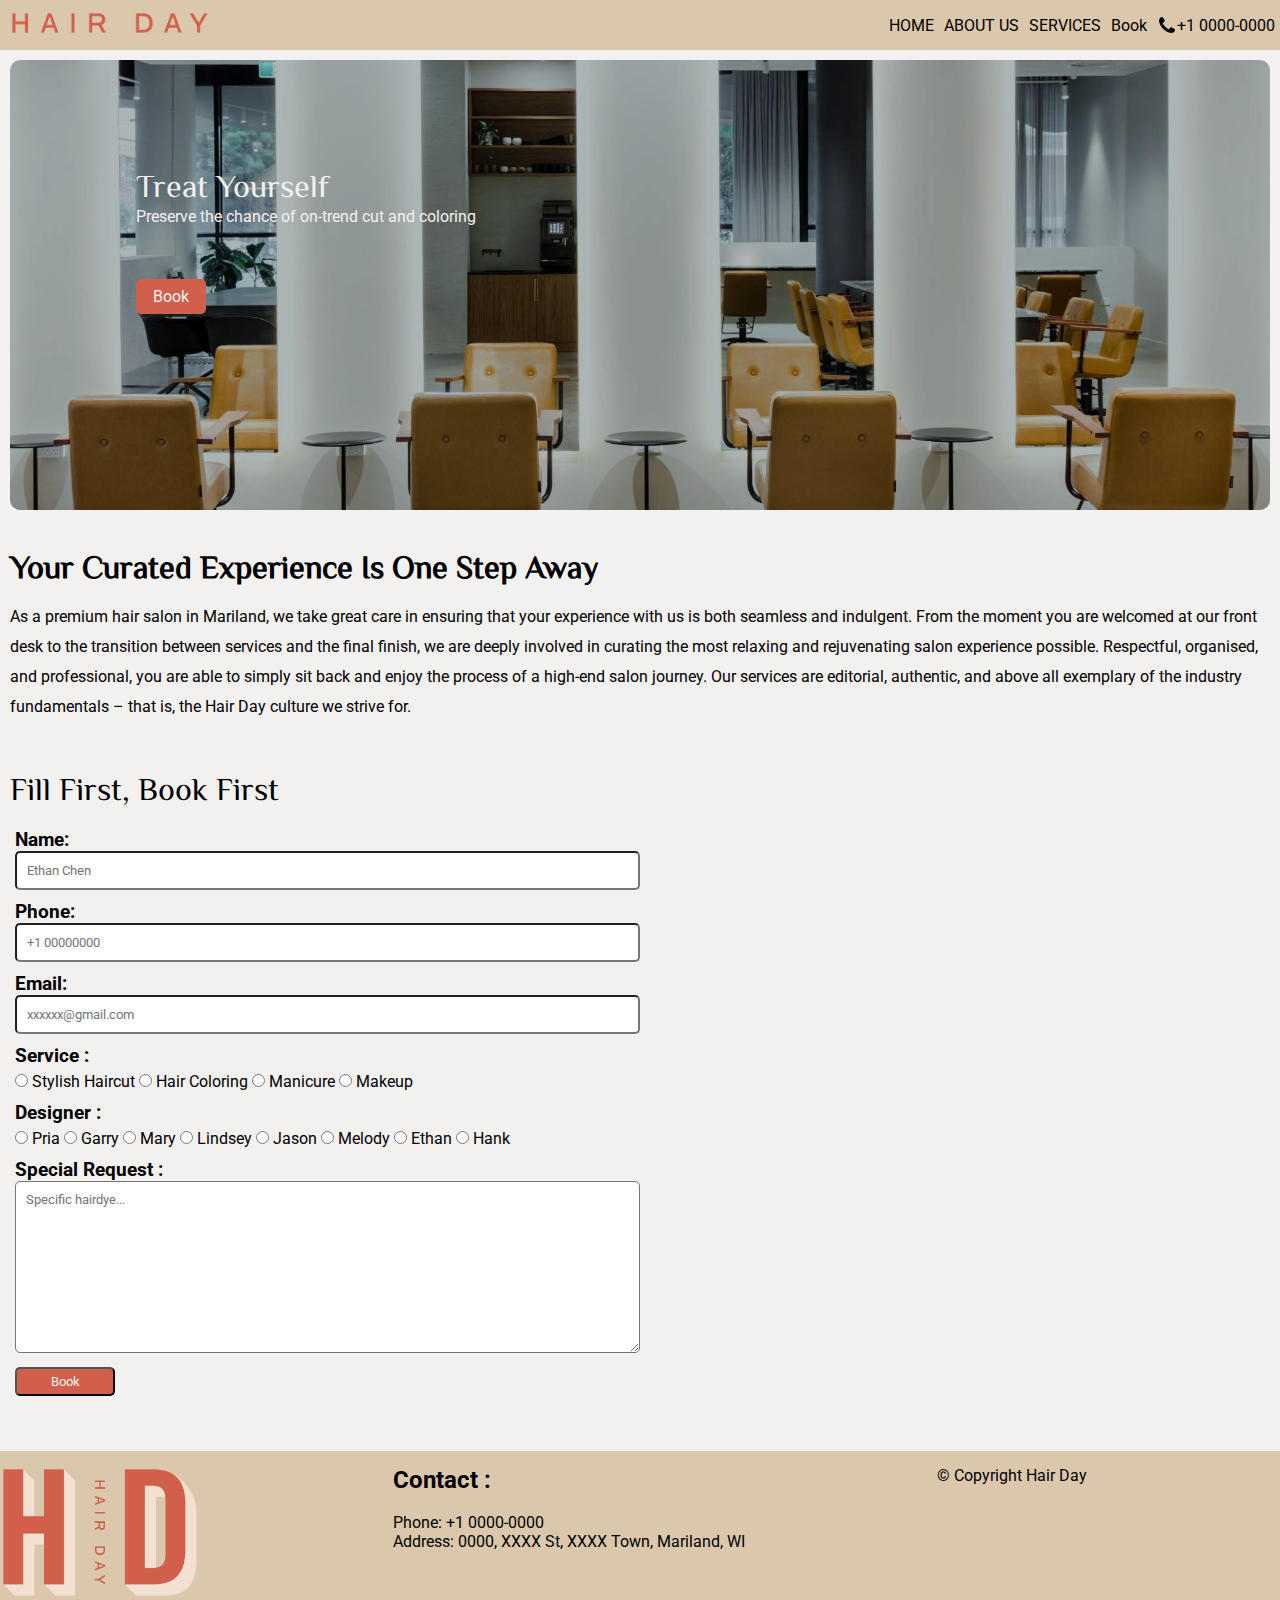
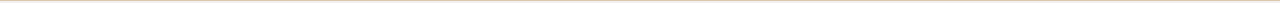
<file: index.html>
<!DOCTYPE html>
<html lang="en">
<head>
    <meta charset="UTF-8">
    <meta http-equiv="X-UA-Compatible" content="IE=edge">
    <meta name="viewport" content="width=device-width, initial-scale=1.0">
    <meta property="og:title" content="Hair Day Home Page">
    <meta property="og:type" content="website">
    <meta property="og:URL" content="index.html">
    <meta property="og:image" content="./img/Artboard19">
    <title>Hair Day - HOME</title>
    <link rel="stylesheet" href="./css/style.css">
</head>
<body>
    <header>
        <div class="toplogo">
            <a href="index.html" class="logoo">
                <img src="./img/Artboard22.png" alt="Hair Day Logo" width="100px" >
            </a>
        </div>
        <nav>
            <div class="home tab"> 
                <a href="#">HOME</a>
            </div>
            <div class="about tab">
                <a href="./about.html">ABOUT US</a>
            </div>
            <div class="service tab">
                <a href="./service.html">SERVICES</a>
            </div>
            <div class="book tab">
                <a href="#booking">Book</a>
            </div>
            <div class="phonecall tab">
                <img src="./img/Phone icon.webp" alt="phone call" width="20px">
                <a href="tel:+100000000">+1 0000-0000</a>
            </div>
        </nav>
    </header>
   
    <main>
        <section class="book_promotion">
            <div class="promoword">
                <p> <span class="slogan">Treat Yourself </span> <br>
                    Preserve the chance of on-trend cut and coloring
                </p>
                <div class="bookbut">
                <a href="#booking">Book</a>
                </div>
            </div>
        </section>

        <section class="mainintro">
            <h1>
                Your Curated Experience Is One Step Away
            </h1>
            <p>
                As a premium hair salon in Mariland, we take great care in ensuring that your experience with us is both seamless and indulgent. 
                From the moment you are welcomed at our front desk to the transition between services and the final finish, we are deeply involved in curating the most relaxing and rejuvenating salon experience possible. 
                Respectful, organised, and professional, you are able to simply sit back and enjoy the process of a high-end salon journey. Our services are editorial, authentic, and above all exemplary of the industry fundamentals – that is, the Hair Day culture we strive for.
            </p>
        </section>
    

        <section id="booking" class="booking">
            <p>Fill First, Book First</p><br>
            <form action="post" class="info">
                <div class="name int forms">
                    <label for="name">Name: </label><br>
                    <input type="text" placeholder="Ethan Chen">
                </div>
                <div class="phone int forms">
                    <label for="phone">Phone: </label><br>
                    <input type="text" placeholder="+1 00000000">
                </div>
                <div class="email int forms">
                    <label for="email">Email: </label><br>
                    <input type="text" placeholder="xxxxxx@gmail.com">
                </div>
                <div class="serv choice forms">
                    <p>Service :</p>
                        <input type="radio" name="Service">
                        <label for="Service1">Stylish Haircut</label>
                        <input type="radio" name="Service">
                        <label for="Service2">Hair Coloring</label>
                        <input type="radio" name="Service">
                        <label for="Service3">Manicure</label>
                        <input type="radio" name="Service">
                        <label for="Service4">Makeup</label>
                    </select>
                </div>
                <div class="desi choice forms">
                    <p>Designer :</p>
                        <input type="radio" name="designer">
                        <label for="designer1">Pria</label>
                        <input type="radio" name="designer">
                        <label for="designer1">Garry</label>
                        <input type="radio" name="designer">
                        <label for="designer1">Mary</label>
                        <input type="radio" name="designer">
                        <label for="designer1">Lindsey</label>
                        <input type="radio" name="designer">
                        <label for="designer1">Jason</label>
                        <input type="radio" name="designer">
                        <label for="designer1">Melody</label>
                        <input type="radio" name="designer">
                        <label for="designer1">Ethan</label>
                        <input type="radio" name="designer">
                        <label for="designer1">Hank</label>
                </div>
                <div class="messa int forms">
                    <label for="message">Special Request :</label><br>
                    <textarea name="message" id="message" cols="30" rows="10" placeholder="Specific hairdye..."></textarea>
                </div>
                <Button type="submit">Book</Button>
            </form>
            
        </section>
    </main>

    <footer>
        <div class="logos">
            <a href="index.html">
                <img src="./img/Artboard19.png" alt="Hair Day Plain Logo" width="200px" class="logo">
            </a>
        </div>
        <div class="fooword">
            <div class="contactfo">
                <p><span class="footcont">Contact :</span><br><br>
                Phone: +1 0000-0000<br>
                Address: 0000, XXXX St, XXXX Town, Mariland, WI</p>
            </div>
            <div class="copyright">
                <p>&copy; Copyright Hair Day</p>
            </div>  
        </div>
    </footer>
</body>
</html>
</file>
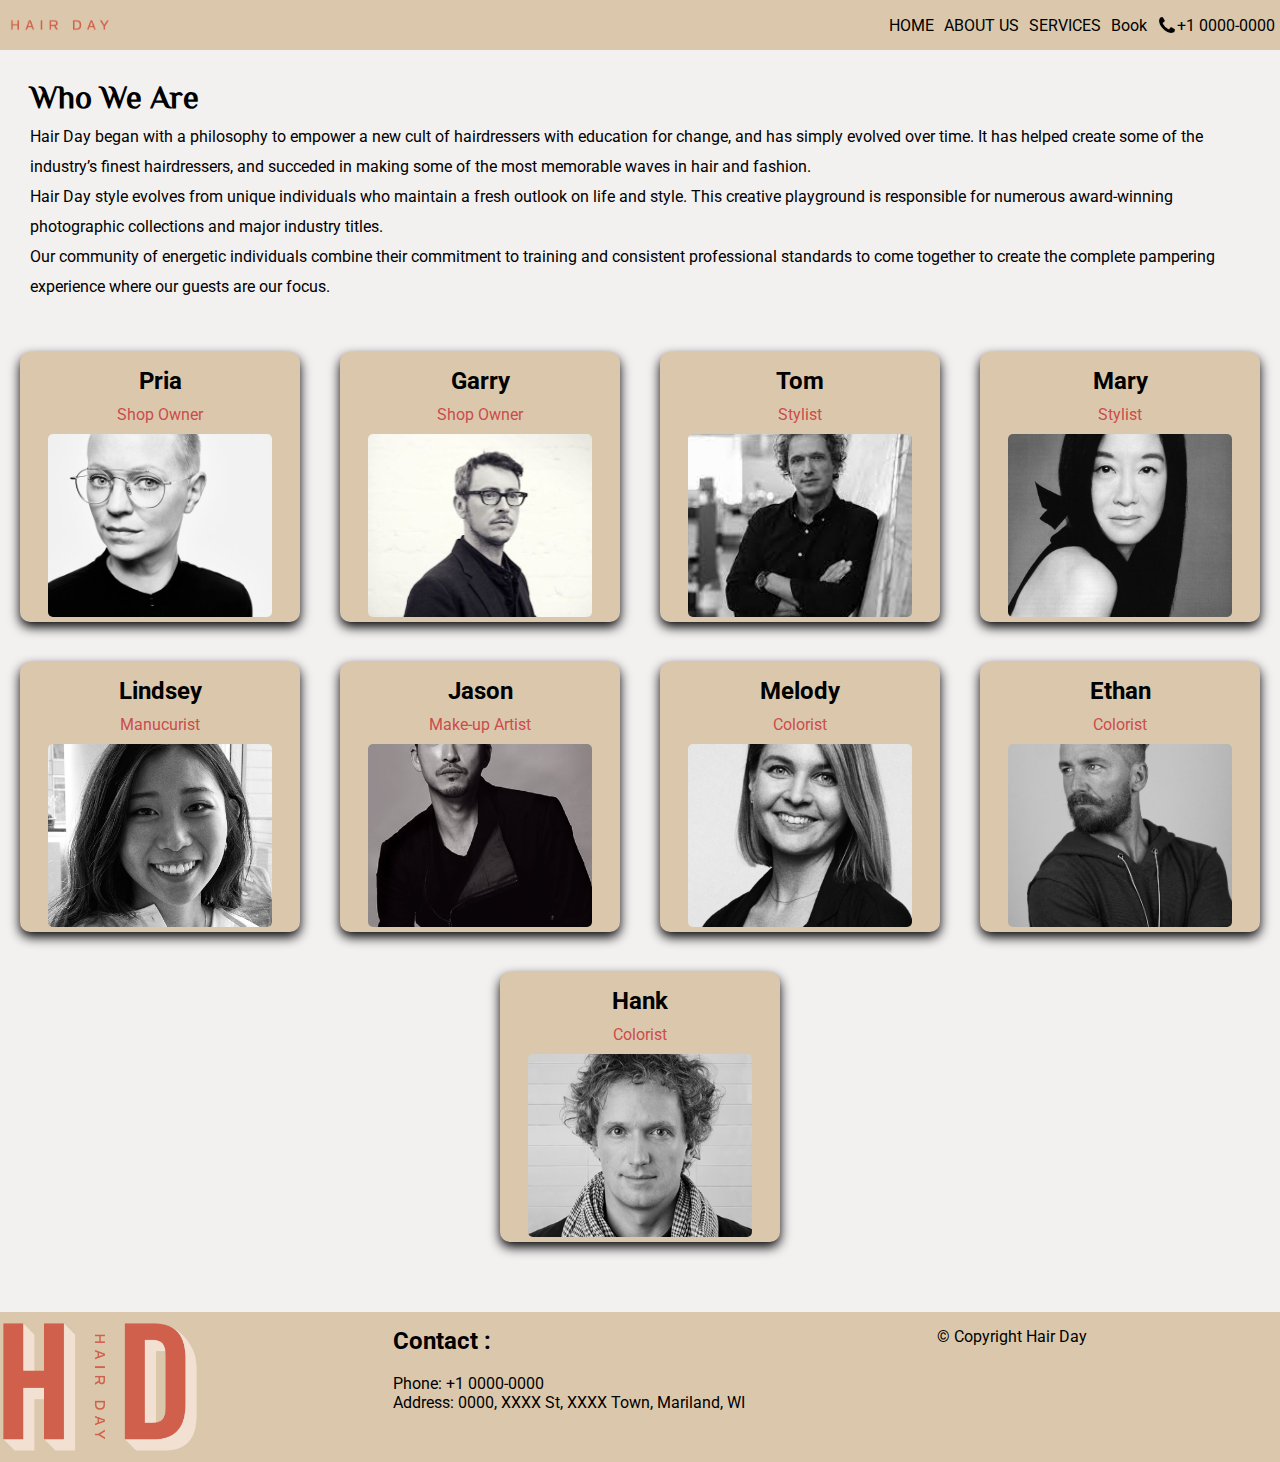
<file: about.html>
<!DOCTYPE html>
<html lang="en">
<head>
    <meta charset="UTF-8">
    <meta http-equiv="X-UA-Compatible" content="IE=edge">
    <meta name="viewport" content="width=device-width, initial-scale=1.0">
    <meta property="og:title" content="Hair Day Home Page">
    <meta property="og:type" content="website">
    <meta property="og:URL" content="index.html">
    <meta property="og:image" content="./img/Artboard19">
    <title>Hair Day - About Us</title>
    <link rel="stylesheet" href="./css/style.css">
</head>
<body>
    <header>
        <div class="toplogo">
        <img src="./img/Artboard22.png" alt="Hair Day Logo" width="100px" class="logo">
        </div>
        <nav>
            <div class="home tab"> 
                <a href="./index.html">HOME</a>
            </div>
            <div class="about tab">
                <a href="./about.html">ABOUT US</a>
            </div>
            <div class="service tab">
                <a href="./service.html">SERVICES</a>
            </div>
            <div class="book tab">
                <a href="./index.html#booking">Book</a>
            </div>
            <div class="phonecall tab">
                <img src="./img/Phone icon.webp" alt="phone call" width="20px">
                <a href="tel:+100000000">+1 0000-0000</a>
            </div>
        </nav>
    </header>
   
    <main>
        <section class="intro">
            <h1>Who We Are</h1>
            <p>Hair Day began with a philosophy to empower a new cult of hairdressers with education for change, and has simply evolved over time. It has helped create some of the industry’s finest hairdressers, and succeded in making some of the most memorable waves in hair and fashion.<br>

                Hair Day style evolves from unique individuals who maintain a fresh outlook on life and style. This creative playground is responsible for numerous award-winning photographic collections and major industry titles.<br>
                
                Our community of energetic individuals combine their commitment to training and consistent professional standards to come together to create the complete pampering experience where our guests are our focus.</p>
        </section>
        <section id="team" class="team">
            <div class="card">
                <h2>Pria</h2>
                <p class="title">Shop Owner</p>
                <div class="memPic1"></div>
            </div>
            <div class="card">
                <h2>Garry</h2>
                <p class="title">Shop Owner</p>
                <div class="memPic2"></div>
            </div>
            <div class="card">
                <h2>Tom</h2>
                <p class="title">Stylist</p>
                <div class="memPic3"></div>
            </div>
            <div class="card">
                <h2>Mary</h2>
                <p class="title">Stylist</p>
                <div class="memPic4"></div>
            </div>
            <div class="card">
                <h2>Lindsey</h2>
                <p class="title">Manucurist</p>
                <div class="memPic5"></div>
            </div>
            <div class="card">
                <h2>Jason</h2>
                <p class="title">Make-up Artist</p>
                <div class="memPic6"></div>
            </div>
            <div class="card">
                <h2>Melody</h2>
                <p class="title">Colorist</p>
                <div class="memPic7"></div>
            </div>
            <div class="card">
                <h2>Ethan</h2>
                <p class="title">Colorist</p>
                <div class="memPic8"></div>
            </div class="card">
            <div class="card">
                <h2>Hank</h2>
                <p class="title">Colorist</p>
                <div class="memPic9"></div>
            </div>
        </section>


    </main>

    <footer>
        <div class="logos">
            <img src="./img/Artboard19.png" alt="Hair Day Plain Logo" width="200px" class="logo">
        </div>
        <div class="fooword">
            <div class="contactfo">
                <p><span class="footcont">Contact :</span><br><br>
                Phone: +1 0000-0000<br>
                Address: 0000, XXXX St, XXXX Town, Mariland, WI</p>
            </div>
            <div class="copyright">
                <p>&copy; Copyright Hair Day</p>
            </div>  
        </div>
    </footer>
</body>
</html>
</file>
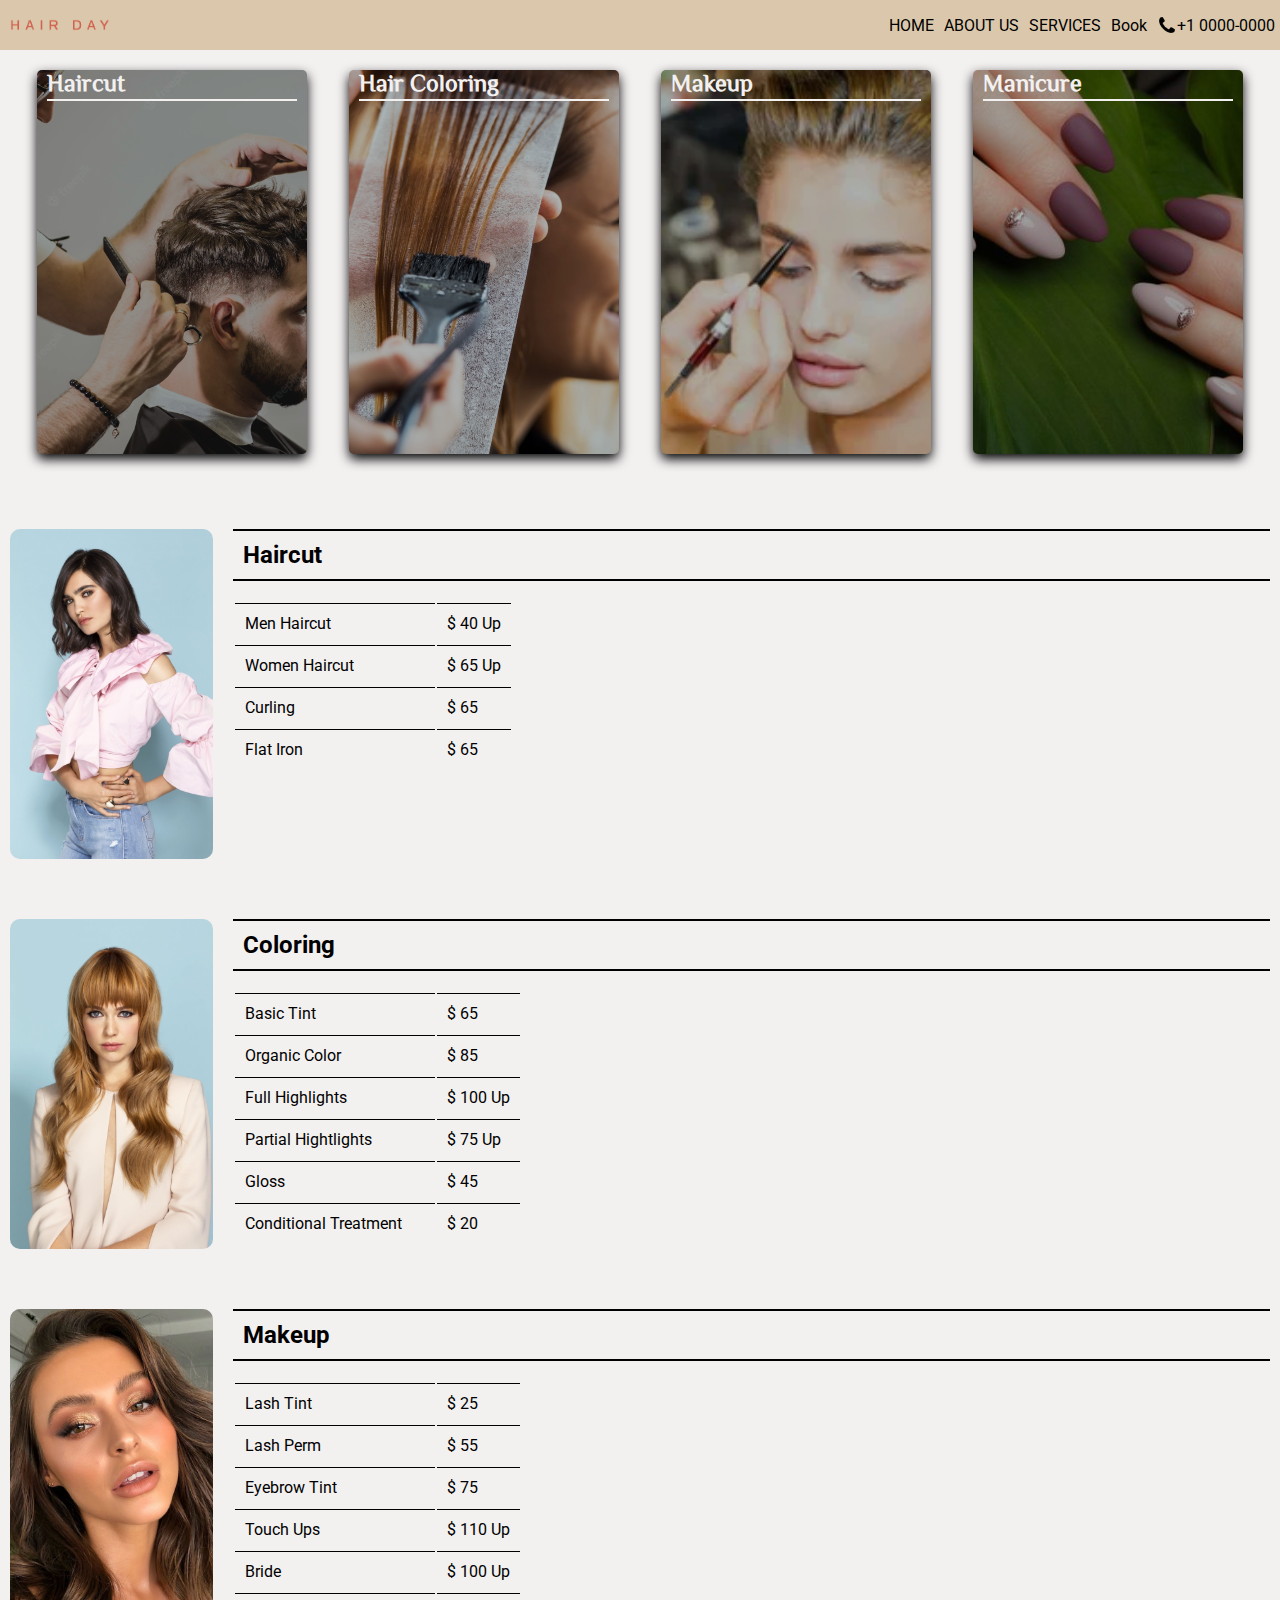
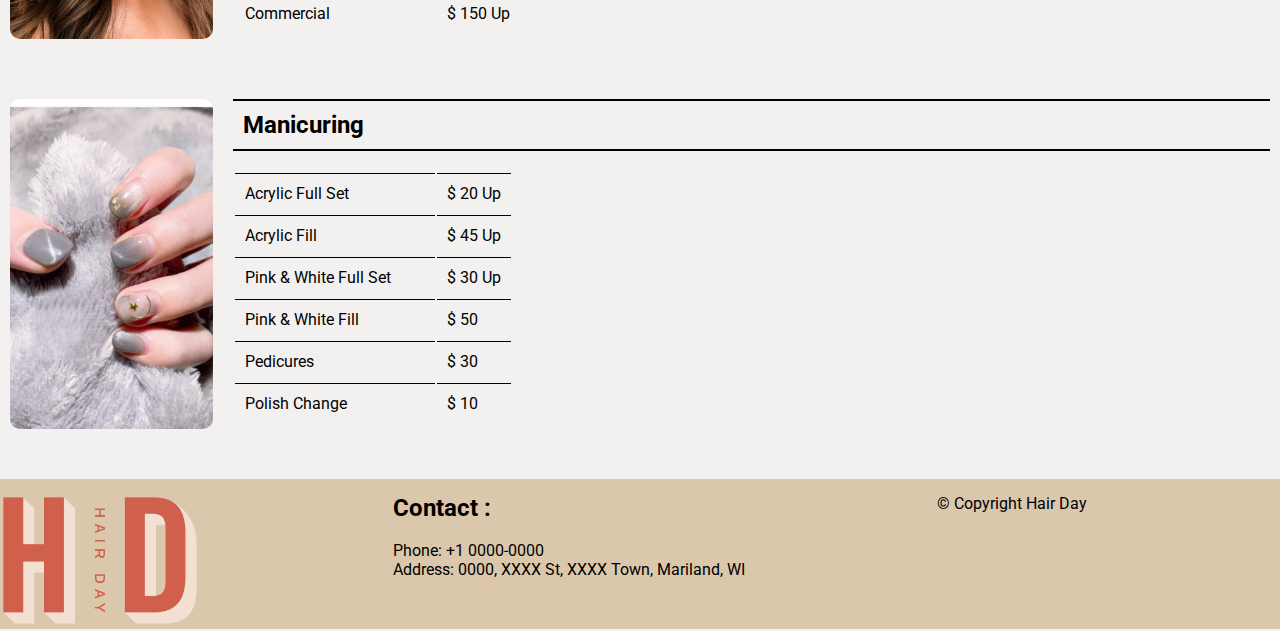
<file: service.html>
<!DOCTYPE html>
<html lang="en">
<head>
    <meta charset="UTF-8">
    <meta http-equiv="X-UA-Compatible" content="IE=edge">
    <meta name="viewport" content="width=device-width, initial-scale=1.0">
    <meta property="og:title" content="Hair Day Home Page">
    <meta property="og:type" content="website">
    <meta property="og:URL" content="index.html">
    <meta property="og:image" content="./img/Artboard19">
    <title>Hair Day - Service</title>
    <link rel="stylesheet" href="./css/style.css">
</head>
<body>
    <header>
        <div class="toplogo">
        <img src="./img/Artboard22.png" alt="Hair Day Logo" width="100px" class="logo">
        </div>
        <nav>
            <div class="home tab"> 
                <a href="./index.html">HOME</a>
            </div>
            <div class="about tab">
                <a href="./about.html">ABOUT US</a>
            </div>
            <div class="service tab">
                <a href="./service.html">SERVICES</a>
            </div>
            <div class="book tab">
                <a href="./index.html#booking">Book</a>
            </div>
            <div class="phonecall tab">
                <img src="./img/Phone icon.webp" alt="phone call" width="20px">
                <a href="tel:+100000000">+1 0000-0000</a>
            </div>
        </nav>
    </header>
   
    <main>
        <section class="servicesec">
            <a href="#ha">
                <div class="haircut sercard">
                    <h2>Haircut</h2>
                </div>
            </a>
            <a href="#co">
                <div class="coloring sercard">
                    <h2>Hair Coloring</h2>
                </div>
            </a>
            <a href="#ma">
                <div class="makeup sercard">
                    <h2>Makeup</h2>
                </div>
            </a>
            <a href="#mn">
                <div class="manicure sercard">
                    <h2>Manicure</h2>
                </div>
            </a>
        </section>

        <section class="serviceIntro">
            <div id="ha" class="serIntro ha">
                <div class="demoPic1"></div>
                <div class="menu m1">
                    <h2>Haircut</h2>
                    <table>
                        <tbody>
                            <tr>
                                <td class="column1">Men Haircut</td>
                                <td>$ 40 Up</td>
                            </tr>
                            <tr>
                                <td class="column1">Women Haircut</td>
                                <td>$ 65 Up</td>
                            </tr>
                            <tr>
                                <td class="column1">Curling</td>
                                <td>$ 65</td>
                            </tr>
                            <tr>
                                <td class="column1">Flat Iron</td>
                                <td>$ 65</td>
                            </tr>
                        </tbody>
                    </table>
                </div>       
            </div>

            <div id="co" class="serIntro co">
                <div class="demoPic2"></div>
                <div class="menu m2">
                    <h2>Coloring</h2>
                    <table>
                        <tbody>
                            <tr>
                                <td class="column1">Basic Tint</td>
                                <td>$ 65</td>
                            </tr>
                            <tr>
                                <td class="column1">Organic Color</td>
                                <td>$ 85</td>
                            </tr>
                            <tr>
                                <td class="column1">Full Highlights</td>
                                <td>$ 100 Up</td>
                            </tr>
                            <tr>
                                <td class="column1">Partial Hightlights</td>
                                <td>$ 75 Up</td>
                            </tr>
                            <tr>
                                <td class="column1">Gloss</td>
                                <td>$ 45</td>
                            </tr>
                            <tr>
                                <td class="column1">Conditional Treatment</td>
                                <td>$ 20</td>
                            </tr>
                        </tbody>
                    </table>
                </div>       
            </div>

            <div id="ma" class="serIntro ma">
                <div class="demoPic3"></div>
                <div class="menu m3">
                    <h2>Makeup</h2>
                    <table>
                        <tbody>
                            <tr>
                                <td class="column1">Lash Tint</td>
                                <td>$ 25</td>
                            </tr>
                            <tr>
                                <td class="column1">Lash Perm</td>
                                <td>$ 55</td>
                            </tr>
                            <tr>
                                <td class="column1">Eyebrow Tint</td>
                                <td>$ 75</td>
                            </tr>
                            <tr>
                                <td class="column1">Touch Ups</td>
                                <td>$ 110 Up</td>
                            </tr>
                            <tr>
                                <td class="column1">Bride</td>
                                <td>$ 100 Up</td>
                            </tr>
                            <tr>
                                <td class="column1">Commercial</td>
                                <td>$ 150 Up</td>
                            </tr>
                        </tbody>
                    </table>
                </div>       
            </div>

            <div id="mn" class="serIntro mn">
                <div class="demoPic4"></div>
                <div class="menu m4">
                    <h2>Manicuring</h2>
                    <table>
                        <tbody>
                            <tr>
                                <td class="column1">Acrylic Full Set</td>
                                <td>$ 20 Up</td>
                            </tr>
                            <tr>
                                <td class="column1">Acrylic Fill</td>
                                <td>$ 45 Up</td>
                            </tr>
                            <tr>
                                <td class="column1">Pink & White Full Set</td>
                                <td>$ 30 Up</td>
                            </tr>
                            <tr>
                                <td class="column1">Pink & White Fill</td>
                                <td>$ 50 </td>
                            </tr>
                            <tr>
                                <td class="column1">Pedicures</td>
                                <td>$ 30</td>
                            </tr>
                            <tr>
                                <td class="column1">Polish Change</td>
                                <td>$ 10</td>
                            </tr>
                        </tbody>
                    </table>
                </div>       
            </div>
            
        </section>


    </main>


    <footer>
        <div class="logos">
            <a href="index.html">
                <img src="./img/Artboard19.png" alt="Hair Day Plain Logo" width="200px" class="logo">
            </a>
        </div>
        <div class="fooword">
            <div class="contactfo">
                <p><span class="footcont">Contact :</span><br><br>
                Phone: +1 0000-0000<br>
                Address: 0000, XXXX St, XXXX Town, Mariland, WI</p>
            </div>
            <div class="copyright">
                <p>&copy; Copyright Hair Day</p>
            </div>  
        </div>
    </footer>
</body>
</html>
</file>
<file: css/style.css>
@import url('https://fonts.googleapis.com/css2?family=Fugaz+One&family=Inconsolata:wght@300&family=Ma+Shan+Zheng&family=Nunito&family=Roboto:wght@300;400&family=ZCOOL+XiaoWei&display=swap');

* {
    padding: 0;
    margin: 0;
    box-sizing: border-box;
    font-family: 'Roboto', sans-serif;
}

html {
    scroll-behavior: smooth;
}

body {
    background-color: #f3f0f0;
}


/* Hearder & Nav Styling */
header {
    position: sticky;
    top: 0;
    height: 50px;
    width: 100%;
    display: flex;
    background-color: #DBC8AC;
    z-index: 1;
}


.toplogo {
    width: 200px;
    display: flex;
    align-items: center;
    padding: 10px;
}

.logoo > img {
    width: 200px;
}



nav {
    width: 100%;
    display: flex;
    justify-content: flex-end;
}

.tab {
    padding: 5px;
    display: flex;
    align-items: center;
}

.tab > a {
    color: #000;
    text-decoration: none;
}


.tab > a:visited {
    color: #000;
}

.tab:hover{    
    background-color: #EDDBC0;
    transition: 0.5s;
}

.about_tab_hide, .service_tab_hide {
    display: none;
}


/* Promotion Styling */
.book_promotion {
    display: flex;

    height: 50vh;
    background-image: url('../img/Salon1.jpeg');
    background-size: cover;
    background-color: #acb5b5;
    background-blend-mode: multiply;
    background-position: center;
    color: #f3f0f0;
    border-radius: 10px;
    margin: 10px;
}

.slogan {
    font-size: 2rem;
    font-family: 'ZCOOL XiaoWei', serif;
    z-index: 1;
}

.promoword {
    line-height: 25px;
    position: relative;
    top: 25%;
    left: 10%;
}

.bookbut a {
    text-decoration: none;
    color: #f3f0f0;
}

.bookbut a:visited {
    color: #f3f0f0;
}

.bookbut {
    position: relative;
    top: 50px;
    display: flex;
    justify-content: center;
    align-items: center;
    
    height: 35px;
    width: 70px;
    border-radius: 5px;
    background-color: #d0604c;
}

.bookbut:hover {
    background-color: #873838;
    transition: 0.5s;
}

.promopic img {
    position: relative;
    height: 300px;
    top: 20px;
    left: 20px;
    border-radius: 10px;
    
}

.mainintro {
    margin: 10px;
    padding-top: 30px;
}

.mainintro h1 {
    font-size: 2rem;
    font-family: 'ZCOOL XiaoWei', serif;
    padding-bottom: 20px;
}

.mainintro p {
    line-height: 30px;
}





/* Service Styling */
.servicesec {
    display: flex;
    flex-wrap: wrap;
    justify-content: space-evenly;
    gap: 10px;
    padding-bottom: 50px;
    
    border-radius: 10px;
    margin: 10px;
}

.servicesec > a {
    text-decoration: none;
}

.servicesec > a {
    text-decoration: none;
    color: #000;
}

.sercard {
    width: 30vh;
    height: 30vw;
    background-color: #acb5b5;
    background-blend-mode: multiply;
    background-size: cover;
    margin: 5px;
    border-radius: 5px;
    box-shadow: 0 5px 12px #000;
}


.haircut {
    background-image: url('../img/Service/Haircut.webp');
    background-position: center;
}

.coloring {
    background-image: url('../img/Service/Colorging.jpeg');
    background-position: center;
}

.makeup {
    background-image: url('../img/Service/Makeup.webp');
    background-position: center;
}

.manicure {
    background-image: url('../img/Service/Manicure.jpeg');
    background-position: center;
}

.sercard img{
    margin: 5px;
    border-radius: 5px;
}

.sercard h2{
    font-family: 'ZCOOL XiaoWei', serif;
    color:#f3f0f0;
    padding-bottom: 5px;
    margin: 10px;
    border-bottom: 2px #f3f0f0 solid;
}

.serviceIntro {
    display: flex;
    flex-direction: column;
}

.serviceIntro > div {
    display: flex;
}

.serIntro {
    padding-bottom: 40px;
}

.serIntro div {
    margin: 10px;
}

.menu {
    width: 100%;
}

.menu h2 {
    border-top: 2px #000 solid;
    border-bottom: 2px #000 solid;
    padding: 10px;
}

.demoPic1 {
    background-image: url("../img/Service/haircut_demo.jpeg");
    background-size: cover;
    background-position: center;
    height: 330px;
    width: 250px;
    border-radius: 10px;
}

.demoPic2 {
    background-image: url("../img/Service/color_demo.jpeg");
    background-size: cover;
    background-position: center;
    height: 330px;
    width: 250px;
    border-radius: 10px;
}

.demoPic3 {
    background-image: url("../img/Service/makeup_demo.jpeg");
    background-size: cover;
    background-position: center;
    height: 330px;
    width: 250px;
    border-radius: 10px;
}

.demoPic4 {
    background-image: url("../img/Service/manicure_demo.jpeg");
    background-size: cover;
    background-position: center;
    height: 330px;
    width: 250px;
    border-radius: 10px;
}


/* Menu Styling */
table {
    border-radius: 10px;
    display: flex;
    flex-direction: column;
    flex-wrap: wrap;
    margin-top: 20px;
}

td {
    border-top: 1px #000 solid;
    padding: 10px;
}

.column1 {
    width: 200px;
}






/* About Page Styling */
.intro {
    margin: 30px;
}

.intro h1 {
    font-size: 2rem;
    font-family: 'ZCOOL XiaoWei', serif;
    padding-bottom: 10px;
}

.intro p {
    line-height: 30px;
}

.team {
    display: flex;
    flex-wrap: wrap;
    justify-content: center;
    margin-bottom: 50px;
}

.card {
    display: flex;
    flex-direction: column;
    justify-content: space-evenly;
    align-items: center;
    background-color: #DBC8AC;
    border-radius: 10px;
    margin: 20px;
    width: 30vw;
    max-width: 280px;
    height: 30vh;
    box-shadow: 0 5px 12px;
} 

.card > h2 {
    padding-top: 10px;
}

.card > p {
    color: #cb4c4c;
}

.card > div {
    display: flex;
    justify-content: center;
    height: 90%;
    width: 90%;
    border-radius: 5px;
    padding: 10px;
    margin: 5px;
}


.card > div {
    border-radius: 5px;
    height: 80%;
    width: 80%;
}

.memPic1 {
    background-image: url('../img/portrait/Barber_portrait1.jpeg');
    background-size: cover;
    background-position: center;
}

.memPic2 {
    background-image: url('../img/portrait/Barber_portrait2.jpeg');
    background-size: cover;
    background-position: center;
}
.memPic3 {
    background-image: url('../img/portrait/Barber_portrait3.jpeg');
    background-size: cover;
    background-position: center;
}
.memPic4 {
    background-image: url('../img/portrait/Barber_portrait4.jpeg');
    background-size: cover;
    background-position: center;
}
.memPic5 {
    background-image: url('../img/portrait/Barber_portrait5.png');
    background-size: cover;
    background-position: center;
}
.memPic6 {
    background-image: url('../img/portrait/Barber_portrait6.jpeg');
    background-size: cover;
    background-position: center;
}
.memPic7 {
    background-image: url('../img/portrait/Barber_portrait7.png');
    background-size: cover;
    background-position: center;
}
.memPic8 {
    background-image: url('../img/portrait/Barber_portrait8.jpeg');
    background-size: cover;
    background-position: center;
}
.memPic9 {
    background-image: url('../img/portrait/Barber_portrait9.jpeg');
    background-size: cover;
    background-position: center;
}

.card > p, .card > h2 {
    border-radius: 5px;
    margin: 5px;
}





/* Booking Form Styling */
.booking {
    padding: 40px 0;
    border-radius: 10px;
    margin: 10px;
}

form {
    margin: 5px;
}

.booking > p {
    font-size: 2rem;
    font-family: 'ZCOOL XiaoWei', serif;
}

.info {
    display: flex;
    flex-direction: column;
}

.int input, .int textarea {
    width: 50%;
    padding: 10px;
    border-radius:5px;
}

.int label, .choice p {
    font-size: 1.2rem;
    font-weight: bolder;
    padding-bottom: 5px;
}

.forms {
    padding-bottom: 10px;
}

button {
    width: 100px;
    outline: none;
    color: #f3f0f0;
    padding: 5px;
    border-radius: 5px;
    background-color: #d0604c;
}

 button:hover {
    background-color: #cb4c4c;
    transition: 0.5s;
 }



/* Footer Styling */
footer {
    height: 150px;
    display: flex;
    background-color: #DBC8AC;
}

.logos a {
    height: 80%;
    width: auto;
}

.logos, .contactfo, .copyright {
    display: flex;
    align-items: center;
}

.fooword {
    width: 100%;
    display: flex;
    justify-content: space-evenly;
    align-items: flex-start;
    padding-top: 15px;
}

.footcont {
    font-size: 1.5rem;
    font-weight: bold;
}



/* mediaquery : for screen size change */

@media (max-width: 900px) {
    .phonecall {
        display: none;
    }
}

@media (max-width: 700px) {
    .about {
        display: none;
    }
    .contactfo {
        display: none;
    }
    .fooword {
        width: 100%;
        display: flex;
        justify-content: flex-end;
        align-items: center;
        padding-right: 15px;
    }
}

@media (max-width: 600px) {
    .service {
        display: none;
    }
    
}
</file>
